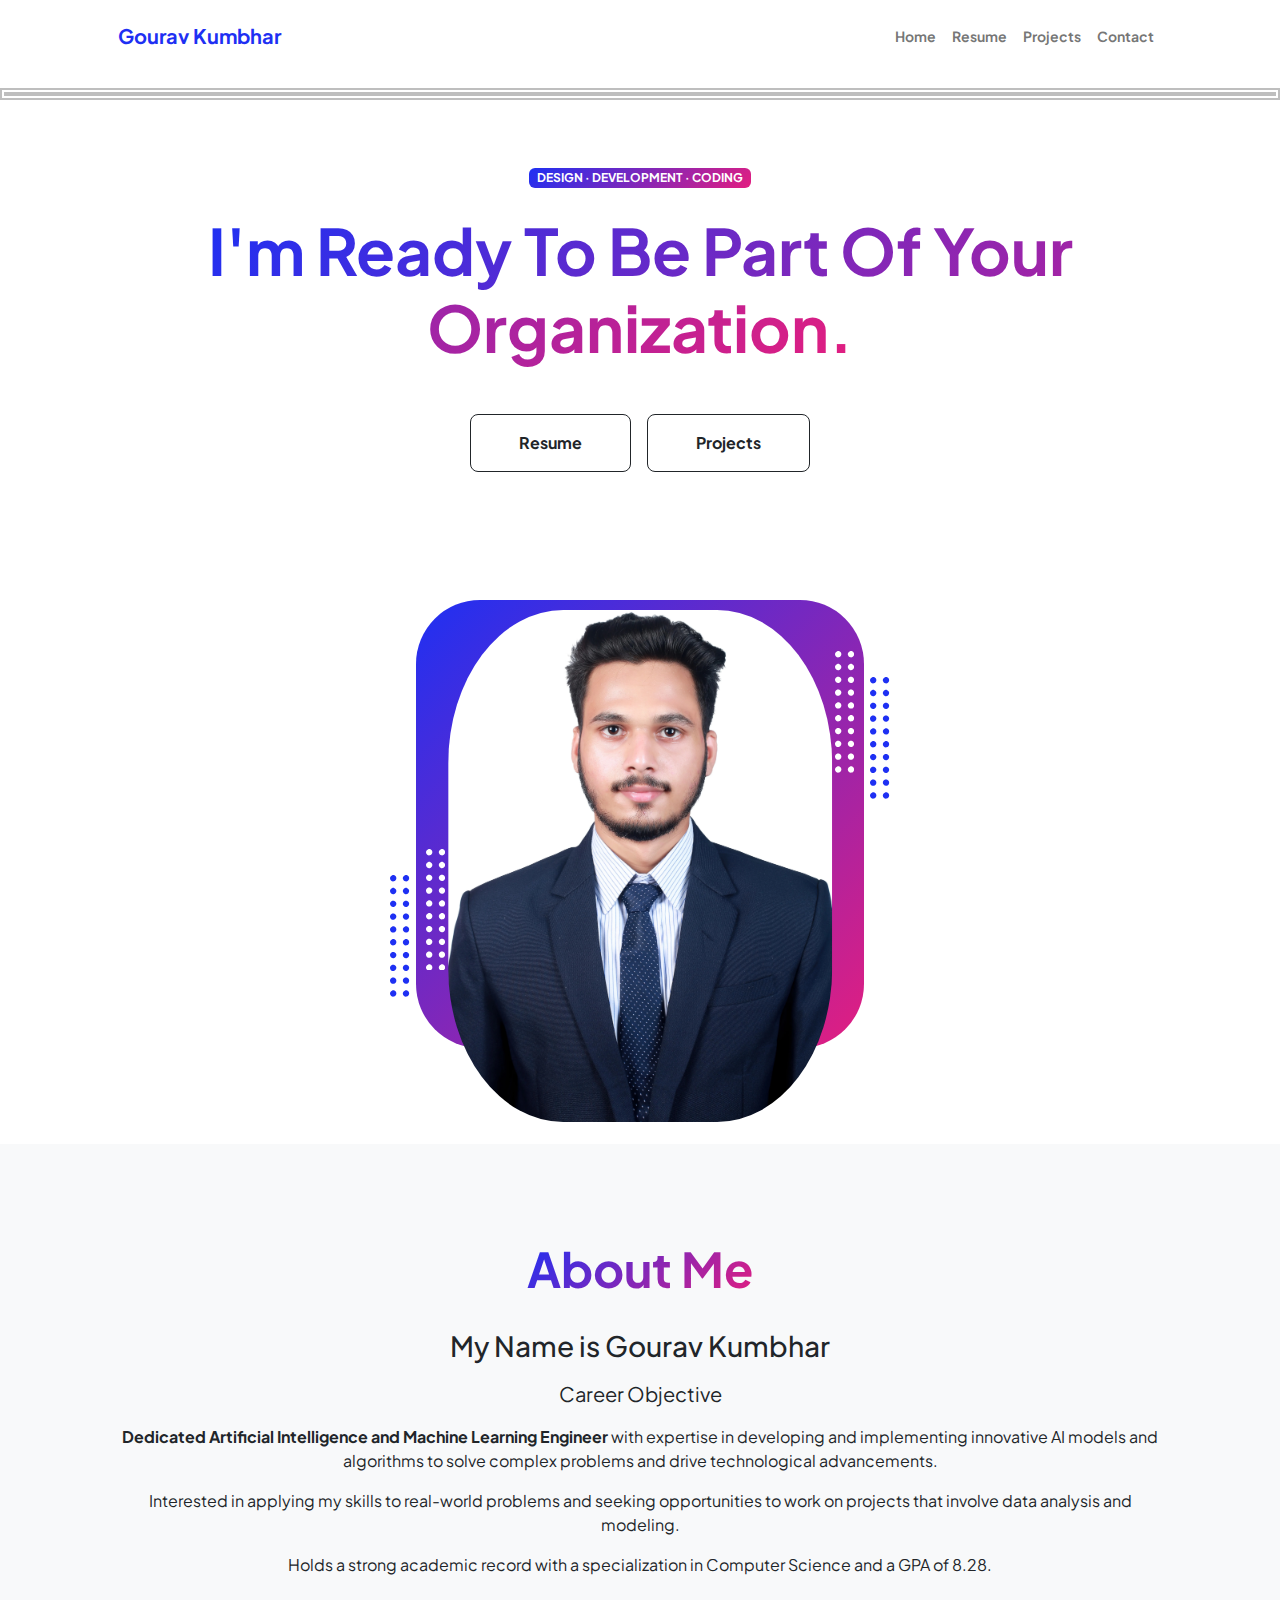
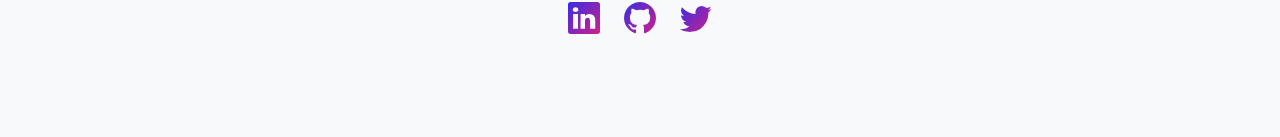
<file: index.html>
<!DOCTYPE html>
<html lang="en">
    <head>
        
        <title>Gourav Kumbhar</title>

        <!-- Favicon-->
        <link rel="icon" type="image/x-icon" href="assets/favicon.ico" />
        <!-- Custom Google font-->
        <link rel="preconnect" href="https://fonts.googleapis.com" />
        <link rel="preconnect" href="https://fonts.gstatic.com" crossorigin />
        <link href="https://fonts.googleapis.com/css2?family=Plus+Jakarta+Sans:wght@100;200;300;400;500;600;700;800;900&amp;display=swap" rel="stylesheet" />
        <!-- Bootstrap icons-->
        <link href="https://cdn.jsdelivr.net/npm/bootstrap-icons@1.8.1/font/bootstrap-icons.css" rel="stylesheet" />
        <!-- Core theme CSS (includes Bootstrap)-->
        <link href="css/styles.css" rel="stylesheet" />
    </head>

    <body class="d-flex flex-column h-100">
        <main class="flex-shrink-0">

            <!-- Navigation-->
            <nav class="navbar navbar-expand-lg navbar-light bg-white py-3">
                <div class="container px-5">
                    <a class="navbar-brand" href="index.html"><span class="fw-bolder text-primary">Gourav Kumbhar </span></a>
                    <button class="navbar-toggler" type="button" data-bs-toggle="collapse" data-bs-target="#navbarSupportedContent" aria-controls="navbarSupportedContent" aria-expanded="false" aria-label="Toggle navigation"><span class="navbar-toggler-icon"></span></button>
                    <div class="collapse navbar-collapse" id="navbarSupportedContent">
                        <ul class="navbar-nav ms-auto mb-2 mb-lg-0 small fw-bolder">
                            <li class="nav-item"><a class="nav-link" href="index.html">Home</a></li>
                            <li class="nav-item"><a class="nav-link" href="resume.html">Resume</a></li>
                            <li class="nav-item"><a class="nav-link" href="projects.html">Projects</a></li>
                            <li class="nav-item"><a class="nav-link" href="contact.html">Contact</a></li>
                        </ul>
                    </div>
                </div>
            </nav>
            <hr style="border: 6px double black;">


            

            <!-- Header-->
            <header class="py-5">
                <div class="container px-5 pb-5">
                    <div class="row gx-5 align-items-center">
                        <div class="col-xxl-5">
                            <!-- Header text content-->
                            <div class="text-center text-xxl-start">
                                <div class="badge bg-gradient-primary-to-secondary text-white mb-4"><div class="text-uppercase">Design &middot; Development &middot; Coding</div></div>
                                <!-- <div class="fs-3 fw-light text-muted">I can help your business to achive peak</div> -->
                                <!-- <h1 class="display-5 fw-bolder mb-5"><span class="text-gradient d-inline">My name is Gourav Kumbhar and I am Developer.</span></h1> -->
                                <h1 class="display-3 fw-bolder mb-5"><span class="text-gradient d-inline">I'm Ready To Be Part Of Your Organization.</span></h1>
                                <div class="d-grid gap-3 d-sm-flex justify-content-sm-center justify-content-xxl-start mb-3">
                                    <!-- <a class="btn btn-primary btn-lg px-5 py-3 me-sm-3 fs-6 fw-bolder" href="resume.html">Resume</a> -->
                                    <a class="btn btn-outline-dark btn-lg px-5 py-3 fs-6 fw-bolder" href="resume.html">Resume</a>
                                    <a class="btn btn-outline-dark btn-lg px-5 py-3 fs-6 fw-bolder" href="projects.html">Projects</a>
                                </div>
                            </div>
                        </div>
                        <div class="col-xxl-7">

                            <!-- Header profile picture-->
                            <div class="d-flex justify-content-center mt-5 mt-xxl-0">
                                <div class="profile bg-gradient-primary-to-secondary">
                                    <img class="profile-img" src="assets/profile.webp" alt="Profile Image" loading="lazy" />
                                    <div class="dots-1">
                                        <!-- SVG Dots-->
                                        <svg version="1.1" xmlns="http://www.w3.org/2000/svg" xmlns:xlink="http://www.w3.org/1999/xlink" x="0px" y="0px" viewBox="0 0 191.6 1215.4" style="enable-background: new 0 0 191.6 1215.4" xml:space="preserve">
                                            <g transform="translate(0.000000,1280.000000) scale(0.100000,-0.100000)">
                                                <path d="M227.7,12788.6c-105-35-200-141-222-248c-43-206,163-412,369-369c155,32,275,190,260,339c-11,105-90,213-190,262        C383.7,12801.6,289.7,12808.6,227.7,12788.6z"></path>
                                                <path d="M1507.7,12788.6c-151-50-253-216-222-362c25-119,136-230,254-255c194-41,395,142,375,339c-11,105-90,213-190,262        C1663.7,12801.6,1569.7,12808.6,1507.7,12788.6z"></path>
                                                <path d="M227.7,11508.6c-105-35-200-141-222-248c-43-206,163-412,369-369c155,32,275,190,260,339c-11,105-90,213-190,262        C383.7,11521.6,289.7,11528.6,227.7,11508.6z"></path>
                                                <path d="M1507.7,11508.6c-151-50-253-216-222-362c25-119,136-230,254-255c194-41,395,142,375,339c-11,105-90,213-190,262        C1663.7,11521.6,1569.7,11528.6,1507.7,11508.6z"></path>
                                                <path d="M227.7,10228.6c-105-35-200-141-222-248c-43-206,163-412,369-369c155,32,275,190,260,339c-11,105-90,213-190,262        C383.7,10241.6,289.7,10248.6,227.7,10228.6z"></path>
                                                <path d="M1507.7,10228.6c-105-35-200-141-222-248c-43-206,163-412,369-369c155,32,275,190,260,339c-11,105-90,213-190,262        C1663.7,10241.6,1569.7,10248.6,1507.7,10228.6z"></path>
                                                <path d="M227.7,8948.6c-105-35-200-141-222-248c-43-206,163-412,369-369c155,32,275,190,260,339c-11,105-90,213-190,262        C383.7,8961.6,289.7,8968.6,227.7,8948.6z"></path>
                                                <path d="M1507.7,8948.6c-105-35-200-141-222-248c-43-206,163-412,369-369c155,32,275,190,260,339c-11,105-90,213-190,262        C1663.7,8961.6,1569.7,8968.6,1507.7,8948.6z"></path>
                                                <path d="M227.7,7668.6c-105-35-200-141-222-248c-43-206,163-412,369-369c155,32,275,190,260,339c-11,105-90,213-190,262        C383.7,7681.6,289.7,7688.6,227.7,7668.6z"></path>
                                                <path d="M1507.7,7668.6c-105-35-200-141-222-248c-43-206,163-412,369-369c155,32,275,190,260,339c-11,105-90,213-190,262        C1663.7,7681.6,1569.7,7688.6,1507.7,7668.6z"></path>
                                                <path d="M227.7,6388.6c-105-35-200-141-222-248c-43-206,163-412,369-369c155,32,275,190,260,339c-11,105-90,213-190,262        C383.7,6401.6,289.7,6408.6,227.7,6388.6z"></path>
                                                <path d="M1507.7,6388.6c-105-35-200-141-222-248c-43-206,163-412,369-369c155,32,275,190,260,339c-11,105-90,213-190,262        C1663.7,6401.6,1569.7,6408.6,1507.7,6388.6z"></path>
                                                <path d="M227.7,5108.6c-105-35-200-141-222-248c-43-206,163-412,369-369c155,32,275,190,260,339c-11,105-90,213-190,262        C383.7,5121.6,289.7,5128.6,227.7,5108.6z"></path>
                                                <path d="M1507.7,5108.6c-105-35-200-141-222-248c-43-206,163-412,369-369c155,32,275,190,260,339c-11,105-90,213-190,262        C1663.7,5121.6,1569.7,5128.6,1507.7,5108.6z"></path>
                                                <path d="M227.7,3828.6c-105-35-200-141-222-248c-43-206,163-412,369-369c155,32,275,190,260,339c-11,105-90,213-190,262        C383.7,3841.6,289.7,3848.6,227.7,3828.6z"></path>
                                                <path d="M1507.7,3828.6c-105-35-200-141-222-248c-43-206,163-412,369-369c155,32,275,190,260,339c-11,105-90,213-190,262        C1663.7,3841.6,1569.7,3848.6,1507.7,3828.6z"></path>
                                                <path d="M227.7,2548.6c-105-35-200-141-222-248c-43-206,163-412,369-369c155,32,275,190,260,339c-11,105-90,213-190,262        C383.7,2561.6,289.7,2568.6,227.7,2548.6z"></path>
                                                <path d="M1507.7,2548.6c-105-35-200-141-222-248c-43-206,163-412,369-369c155,32,275,190,260,339c-11,105-90,213-190,262        C1663.7,2561.6,1569.7,2568.6,1507.7,2548.6z"></path>
                                                <path d="M227.7,1268.6c-105-35-200-141-222-248c-43-206,163-412,369-369c155,32,275,190,260,339c-11,105-90,213-190,262        C383.7,1281.6,289.7,1288.6,227.7,1268.6z"></path>
                                                <path d="M1507.7,1268.6c-105-35-200-141-222-248c-43-206,163-412,369-369c155,32,275,190,260,339c-11,105-90,213-190,262        C1663.7,1281.6,1569.7,1288.6,1507.7,1268.6z"></path>
                                            </g>
                                        </svg>
                                        <!-- END of SVG dots-->
                                    </div>
                                    <div class="dots-2">
                                        <!-- SVG Dots-->
                                        <svg version="1.1" xmlns="http://www.w3.org/2000/svg" xmlns:xlink="http://www.w3.org/1999/xlink" x="0px" y="0px" viewBox="0 0 191.6 1215.4" style="enable-background: new 0 0 191.6 1215.4" xml:space="preserve">
                                            <g transform="translate(0.000000,1280.000000) scale(0.100000,-0.100000)">
                                                <path d="M227.7,12788.6c-105-35-200-141-222-248c-43-206,163-412,369-369c155,32,275,190,260,339c-11,105-90,213-190,262        C383.7,12801.6,289.7,12808.6,227.7,12788.6z"></path>
                                                <path d="M1507.7,12788.6c-151-50-253-216-222-362c25-119,136-230,254-255c194-41,395,142,375,339c-11,105-90,213-190,262        C1663.7,12801.6,1569.7,12808.6,1507.7,12788.6z"></path>
                                                <path d="M227.7,11508.6c-105-35-200-141-222-248c-43-206,163-412,369-369c155,32,275,190,260,339c-11,105-90,213-190,262        C383.7,11521.6,289.7,11528.6,227.7,11508.6z"></path>
                                                <path d="M1507.7,11508.6c-151-50-253-216-222-362c25-119,136-230,254-255c194-41,395,142,375,339c-11,105-90,213-190,262        C1663.7,11521.6,1569.7,11528.6,1507.7,11508.6z"></path>
                                                <path d="M227.7,10228.6c-105-35-200-141-222-248c-43-206,163-412,369-369c155,32,275,190,260,339c-11,105-90,213-190,262        C383.7,10241.6,289.7,10248.6,227.7,10228.6z"></path>
                                                <path d="M1507.7,10228.6c-105-35-200-141-222-248c-43-206,163-412,369-369c155,32,275,190,260,339c-11,105-90,213-190,262        C1663.7,10241.6,1569.7,10248.6,1507.7,10228.6z"></path>
                                                <path d="M227.7,8948.6c-105-35-200-141-222-248c-43-206,163-412,369-369c155,32,275,190,260,339c-11,105-90,213-190,262        C383.7,8961.6,289.7,8968.6,227.7,8948.6z"></path>
                                                <path d="M1507.7,8948.6c-105-35-200-141-222-248c-43-206,163-412,369-369c155,32,275,190,260,339c-11,105-90,213-190,262        C1663.7,8961.6,1569.7,8968.6,1507.7,8948.6z"></path>
                                                <path d="M227.7,7668.6c-105-35-200-141-222-248c-43-206,163-412,369-369c155,32,275,190,260,339c-11,105-90,213-190,262        C383.7,7681.6,289.7,7688.6,227.7,7668.6z"></path>
                                                <path d="M1507.7,7668.6c-105-35-200-141-222-248c-43-206,163-412,369-369c155,32,275,190,260,339c-11,105-90,213-190,262        C1663.7,7681.6,1569.7,7688.6,1507.7,7668.6z"></path>
                                                <path d="M227.7,6388.6c-105-35-200-141-222-248c-43-206,163-412,369-369c155,32,275,190,260,339c-11,105-90,213-190,262        C383.7,6401.6,289.7,6408.6,227.7,6388.6z"></path>
                                                <path d="M1507.7,6388.6c-105-35-200-141-222-248c-43-206,163-412,369-369c155,32,275,190,260,339c-11,105-90,213-190,262        C1663.7,6401.6,1569.7,6408.6,1507.7,6388.6z"></path>
                                                <path d="M227.7,5108.6c-105-35-200-141-222-248c-43-206,163-412,369-369c155,32,275,190,260,339c-11,105-90,213-190,262        C383.7,5121.6,289.7,5128.6,227.7,5108.6z"></path>
                                                <path d="M1507.7,5108.6c-105-35-200-141-222-248c-43-206,163-412,369-369c155,32,275,190,260,339c-11,105-90,213-190,262        C1663.7,5121.6,1569.7,5128.6,1507.7,5108.6z"></path>
                                                <path d="M227.7,3828.6c-105-35-200-141-222-248c-43-206,163-412,369-369c155,32,275,190,260,339c-11,105-90,213-190,262        C383.7,3841.6,289.7,3848.6,227.7,3828.6z"></path>
                                                <path d="M1507.7,3828.6c-105-35-200-141-222-248c-43-206,163-412,369-369c155,32,275,190,260,339c-11,105-90,213-190,262        C1663.7,3841.6,1569.7,3848.6,1507.7,3828.6z"></path>
                                                <path d="M227.7,2548.6c-105-35-200-141-222-248c-43-206,163-412,369-369c155,32,275,190,260,339c-11,105-90,213-190,262        C383.7,2561.6,289.7,2568.6,227.7,2548.6z"></path>
                                                <path d="M1507.7,2548.6c-105-35-200-141-222-248c-43-206,163-412,369-369c155,32,275,190,260,339c-11,105-90,213-190,262        C1663.7,2561.6,1569.7,2568.6,1507.7,2548.6z"></path>
                                                <path d="M227.7,1268.6c-105-35-200-141-222-248c-43-206,163-412,369-369c155,32,275,190,260,339c-11,105-90,213-190,262        C383.7,1281.6,289.7,1288.6,227.7,1268.6z"></path>
                                                <path d="M1507.7,1268.6c-105-35-200-141-222-248c-43-206,163-412,369-369c155,32,275,190,260,339c-11,105-90,213-190,262        C1663.7,1281.6,1569.7,1288.6,1507.7,1268.6z"></path>
                                            </g>
                                        </svg>
                                        <!-- END of SVG dots-->
                                    </div>
                                    <div class="dots-3">
                                        <!-- SVG Dots-->
                                        <svg version="1.1" xmlns="http://www.w3.org/2000/svg" xmlns:xlink="http://www.w3.org/1999/xlink" x="0px" y="0px" viewBox="0 0 191.6 1215.4" style="enable-background: new 0 0 191.6 1215.4" xml:space="preserve">
                                            <g transform="translate(0.000000,1280.000000) scale(0.100000,-0.100000)">
                                                <path d="M227.7,12788.6c-105-35-200-141-222-248c-43-206,163-412,369-369c155,32,275,190,260,339c-11,105-90,213-190,262        C383.7,12801.6,289.7,12808.6,227.7,12788.6z"></path>
                                                <path d="M1507.7,12788.6c-151-50-253-216-222-362c25-119,136-230,254-255c194-41,395,142,375,339c-11,105-90,213-190,262        C1663.7,12801.6,1569.7,12808.6,1507.7,12788.6z"></path>
                                                <path d="M227.7,11508.6c-105-35-200-141-222-248c-43-206,163-412,369-369c155,32,275,190,260,339c-11,105-90,213-190,262        C383.7,11521.6,289.7,11528.6,227.7,11508.6z"></path>
                                                <path d="M1507.7,11508.6c-151-50-253-216-222-362c25-119,136-230,254-255c194-41,395,142,375,339c-11,105-90,213-190,262        C1663.7,11521.6,1569.7,11528.6,1507.7,11508.6z"></path>
                                                <path d="M227.7,10228.6c-105-35-200-141-222-248c-43-206,163-412,369-369c155,32,275,190,260,339c-11,105-90,213-190,262        C383.7,10241.6,289.7,10248.6,227.7,10228.6z"></path>
                                                <path d="M1507.7,10228.6c-105-35-200-141-222-248c-43-206,163-412,369-369c155,32,275,190,260,339c-11,105-90,213-190,262        C1663.7,10241.6,1569.7,10248.6,1507.7,10228.6z"></path>
                                                <path d="M227.7,8948.6c-105-35-200-141-222-248c-43-206,163-412,369-369c155,32,275,190,260,339c-11,105-90,213-190,262        C383.7,8961.6,289.7,8968.6,227.7,8948.6z"></path>
                                                <path d="M1507.7,8948.6c-105-35-200-141-222-248c-43-206,163-412,369-369c155,32,275,190,260,339c-11,105-90,213-190,262        C1663.7,8961.6,1569.7,8968.6,1507.7,8948.6z"></path>
                                                <path d="M227.7,7668.6c-105-35-200-141-222-248c-43-206,163-412,369-369c155,32,275,190,260,339c-11,105-90,213-190,262        C383.7,7681.6,289.7,7688.6,227.7,7668.6z"></path>
                                                <path d="M1507.7,7668.6c-105-35-200-141-222-248c-43-206,163-412,369-369c155,32,275,190,260,339c-11,105-90,213-190,262        C1663.7,7681.6,1569.7,7688.6,1507.7,7668.6z"></path>
                                                <path d="M227.7,6388.6c-105-35-200-141-222-248c-43-206,163-412,369-369c155,32,275,190,260,339c-11,105-90,213-190,262        C383.7,6401.6,289.7,6408.6,227.7,6388.6z"></path>
                                                <path d="M1507.7,6388.6c-105-35-200-141-222-248c-43-206,163-412,369-369c155,32,275,190,260,339c-11,105-90,213-190,262        C1663.7,6401.6,1569.7,6408.6,1507.7,6388.6z"></path>
                                                <path d="M227.7,5108.6c-105-35-200-141-222-248c-43-206,163-412,369-369c155,32,275,190,260,339c-11,105-90,213-190,262        C383.7,5121.6,289.7,5128.6,227.7,5108.6z"></path>
                                                <path d="M1507.7,5108.6c-105-35-200-141-222-248c-43-206,163-412,369-369c155,32,275,190,260,339c-11,105-90,213-190,262        C1663.7,5121.6,1569.7,5128.6,1507.7,5108.6z"></path>
                                                <path d="M227.7,3828.6c-105-35-200-141-222-248c-43-206,163-412,369-369c155,32,275,190,260,339c-11,105-90,213-190,262        C383.7,3841.6,289.7,3848.6,227.7,3828.6z"></path>
                                                <path d="M1507.7,3828.6c-105-35-200-141-222-248c-43-206,163-412,369-369c155,32,275,190,260,339c-11,105-90,213-190,262        C1663.7,3841.6,1569.7,3848.6,1507.7,3828.6z"></path>
                                                <path d="M227.7,2548.6c-105-35-200-141-222-248c-43-206,163-412,369-369c155,32,275,190,260,339c-11,105-90,213-190,262        C383.7,2561.6,289.7,2568.6,227.7,2548.6z"></path>
                                                <path d="M1507.7,2548.6c-105-35-200-141-222-248c-43-206,163-412,369-369c155,32,275,190,260,339c-11,105-90,213-190,262        C1663.7,2561.6,1569.7,2568.6,1507.7,2548.6z"></path>
                                                <path d="M227.7,1268.6c-105-35-200-141-222-248c-43-206,163-412,369-369c155,32,275,190,260,339c-11,105-90,213-190,262        C383.7,1281.6,289.7,1288.6,227.7,1268.6z"></path>
                                                <path d="M1507.7,1268.6c-105-35-200-141-222-248c-43-206,163-412,369-369c155,32,275,190,260,339c-11,105-90,213-190,262        C1663.7,1281.6,1569.7,1288.6,1507.7,1268.6z"></path>
                                            </g>
                                        </svg>
                                        <!-- END of SVG dots-->
                                    </div>
                                    <div class="dots-4">
                                        <!-- SVG Dots-->
                                        <svg version="1.1" xmlns="http://www.w3.org/2000/svg" xmlns:xlink="http://www.w3.org/1999/xlink" x="0px" y="0px" viewBox="0 0 191.6 1215.4" style="enable-background: new 0 0 191.6 1215.4" xml:space="preserve">
                                            <g transform="translate(0.000000,1280.000000) scale(0.100000,-0.100000)">
                                                <path d="M227.7,12788.6c-105-35-200-141-222-248c-43-206,163-412,369-369c155,32,275,190,260,339c-11,105-90,213-190,262        C383.7,12801.6,289.7,12808.6,227.7,12788.6z"></path>
                                                <path d="M1507.7,12788.6c-151-50-253-216-222-362c25-119,136-230,254-255c194-41,395,142,375,339c-11,105-90,213-190,262        C1663.7,12801.6,1569.7,12808.6,1507.7,12788.6z"></path>
                                                <path d="M227.7,11508.6c-105-35-200-141-222-248c-43-206,163-412,369-369c155,32,275,190,260,339c-11,105-90,213-190,262        C383.7,11521.6,289.7,11528.6,227.7,11508.6z"></path>
                                                <path d="M1507.7,11508.6c-151-50-253-216-222-362c25-119,136-230,254-255c194-41,395,142,375,339c-11,105-90,213-190,262        C1663.7,11521.6,1569.7,11528.6,1507.7,11508.6z"></path>
                                                <path d="M227.7,10228.6c-105-35-200-141-222-248c-43-206,163-412,369-369c155,32,275,190,260,339c-11,105-90,213-190,262        C383.7,10241.6,289.7,10248.6,227.7,10228.6z"></path>
                                                <path d="M1507.7,10228.6c-105-35-200-141-222-248c-43-206,163-412,369-369c155,32,275,190,260,339c-11,105-90,213-190,262        C1663.7,10241.6,1569.7,10248.6,1507.7,10228.6z"></path>
                                                <path d="M227.7,8948.6c-105-35-200-141-222-248c-43-206,163-412,369-369c155,32,275,190,260,339c-11,105-90,213-190,262        C383.7,8961.6,289.7,8968.6,227.7,8948.6z"></path>
                                                <path d="M1507.7,8948.6c-105-35-200-141-222-248c-43-206,163-412,369-369c155,32,275,190,260,339c-11,105-90,213-190,262        C1663.7,8961.6,1569.7,8968.6,1507.7,8948.6z"></path>
                                                <path d="M227.7,7668.6c-105-35-200-141-222-248c-43-206,163-412,369-369c155,32,275,190,260,339c-11,105-90,213-190,262        C383.7,7681.6,289.7,7688.6,227.7,7668.6z"></path>
                                                <path d="M1507.7,7668.6c-105-35-200-141-222-248c-43-206,163-412,369-369c155,32,275,190,260,339c-11,105-90,213-190,262        C1663.7,7681.6,1569.7,7688.6,1507.7,7668.6z"></path>
                                                <path d="M227.7,6388.6c-105-35-200-141-222-248c-43-206,163-412,369-369c155,32,275,190,260,339c-11,105-90,213-190,262        C383.7,6401.6,289.7,6408.6,227.7,6388.6z"></path>
                                                <path d="M1507.7,6388.6c-105-35-200-141-222-248c-43-206,163-412,369-369c155,32,275,190,260,339c-11,105-90,213-190,262        C1663.7,6401.6,1569.7,6408.6,1507.7,6388.6z"></path>
                                                <path d="M227.7,5108.6c-105-35-200-141-222-248c-43-206,163-412,369-369c155,32,275,190,260,339c-11,105-90,213-190,262        C383.7,5121.6,289.7,5128.6,227.7,5108.6z"></path>
                                                <path d="M1507.7,5108.6c-105-35-200-141-222-248c-43-206,163-412,369-369c155,32,275,190,260,339c-11,105-90,213-190,262        C1663.7,5121.6,1569.7,5128.6,1507.7,5108.6z"></path>
                                                <path d="M227.7,3828.6c-105-35-200-141-222-248c-43-206,163-412,369-369c155,32,275,190,260,339c-11,105-90,213-190,262        C383.7,3841.6,289.7,3848.6,227.7,3828.6z"></path>
                                                <path d="M1507.7,3828.6c-105-35-200-141-222-248c-43-206,163-412,369-369c155,32,275,190,260,339c-11,105-90,213-190,262        C1663.7,3841.6,1569.7,3848.6,1507.7,3828.6z"></path>
                                                <path d="M227.7,2548.6c-105-35-200-141-222-248c-43-206,163-412,369-369c155,32,275,190,260,339c-11,105-90,213-190,262        C383.7,2561.6,289.7,2568.6,227.7,2548.6z"></path>
                                                <path d="M1507.7,2548.6c-105-35-200-141-222-248c-43-206,163-412,369-369c155,32,275,190,260,339c-11,105-90,213-190,262        C1663.7,2561.6,1569.7,2568.6,1507.7,2548.6z"></path>
                                                <path d="M227.7,1268.6c-105-35-200-141-222-248c-43-206,163-412,369-369c155,32,275,190,260,339c-11,105-90,213-190,262        C383.7,1281.6,289.7,1288.6,227.7,1268.6z"></path>
                                                <path d="M1507.7,1268.6c-105-35-200-141-222-248c-43-206,163-412,369-369c155,32,275,190,260,339c-11,105-90,213-190,262        C1663.7,1281.6,1569.7,1288.6,1507.7,1268.6z"></path>
                                            </g>
                                        </svg>
                                        <!-- END of SVG dots-->
                                    </div>
                                </div>
                            </div>
                        </div>
                    </div>
                </div>
            </header>
 
            <!-- About Section-->
            <section class="bg-light py-5">
                <div class="container px-5">
                    <div class="row gx-5 justify-content-center">
                        <div class="col-xxl-8">
                            <div class="text-center my-5">
                                <h2 class="display-5 fw-bolder"><span class="text-gradient d-inline">About Me</span></h2><br
                                <p class="lead fw-light mb-4"><b><h3>My Name is Gourav Kumbhar</h3></b> </p>
                                <p class="fs-5 text-dark">Career Objective</p>
                                <p class="text-muted"><p><b>Dedicated Artificial Intelligence and Machine Learning Engineer</b> with expertise in developing and implementing innovative AI models and algorithms to solve complex problems and drive technological advancements.</p>
                                <p>Interested in applying my skills to real-world problems and seeking opportunities to work on projects that involve data analysis and modeling.</p>
                                <p>Holds a strong academic record with a specialization in Computer Science and a GPA of 8.28.</p></p>
                                <div class="d-flex justify-content-center fs-2 gap-4">
                                    <a class="text-gradient" href="https://www.linkedin.com/in/gouravkumbhar/"><i class="bi bi-linkedin"></i></a>
                                    <a class="text-gradient" href="https://github.com/Gourav-Kumbhar"><i class="bi bi-github"></i></a>
                                    <a class="text-gradient" href="https://x.com/GOURAVKUMB59345"><i class="bi bi-twitter"></i></a>
                                </div>
                            </div>
                        </div>
                    </div>
                </div>
            </section>
        </main>

        <!-- Footer
        <footer class="bg-white py-4 mt-auto">
            <div class="container px-5">
                <div class="row align-items-center justify-content-between flex-column flex-sm-row">
                    <div class="col-auto"><div class="small m-0">Copyright &copy; Your Website 2023</div></div>
                    <div class="col-auto">
                        <a class="small" href="#!">Privacy</a>
                        <span class="mx-1">&middot;</span>
                        <a class="small" href="#!">Terms</a>
                        <span class="mx-1">&middot;</span>
                        <a class="small" href="#!">Contact</a>
                    </div>
                </div>
            </div> 
        </footer> 
        -->
        
        <!-- Bootstrap core JS-->
        <script src="https://cdn.jsdelivr.net/npm/bootstrap@5.2.3/dist/js/bootstrap.bundle.min.js"></script>
        <!-- Core theme JS-->
        <script src="js/scripts.js"></script>
    </body>
</html>
</file>
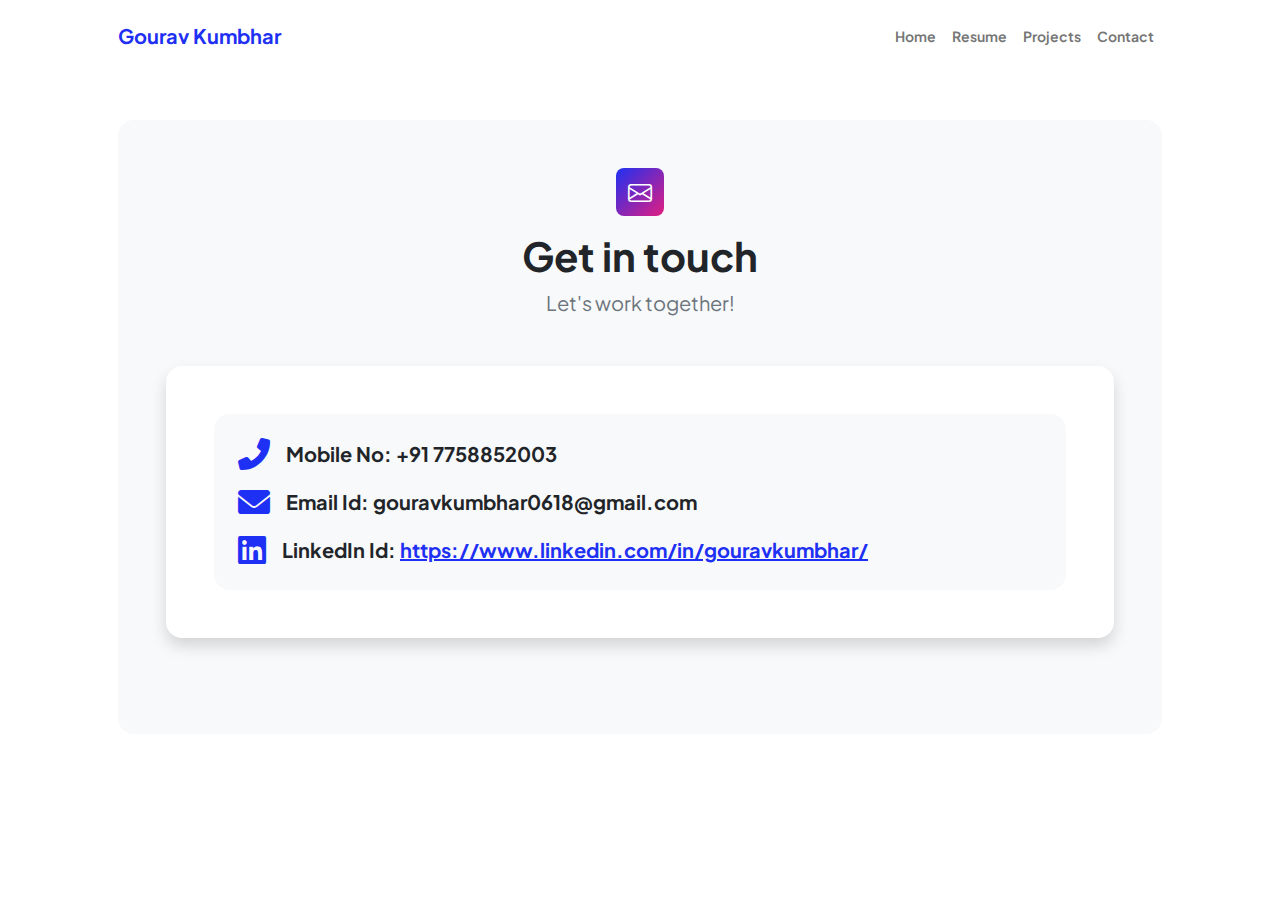
<file: contact.html>
<!DOCTYPE html>
<html lang="en">
    <head>
        
        <title>Contact</title>

        <!-- Favicon-->
        <link rel="icon" type="image/x-icon" href="assets/favicon.ico" />
        <!-- Custom Google font-->
        <link rel="preconnect" href="https://fonts.googleapis.com" />
        <link rel="preconnect" href="https://fonts.gstatic.com" crossorigin />
        <link href="https://fonts.googleapis.com/css2?family=Plus+Jakarta+Sans:wght@100;200;300;400;500;600;700;800;900&amp;display=swap" rel="stylesheet" />
        <!-- Bootstrap icons-->
        <link href="https://cdn.jsdelivr.net/npm/bootstrap-icons@1.8.1/font/bootstrap-icons.css" rel="stylesheet" />
        <link rel="stylesheet" href="https://cdnjs.cloudflare.com/ajax/libs/font-awesome/6.0.0-beta3/css/all.min.css">
        <!-- Core theme CSS (includes Bootstrap)-->
        <link href="css/styles.css" rel="stylesheet" />
    </head>
    <body class="d-flex flex-column">
        <main class="flex-shrink-0">
  
            <!-- Navigation-->
            <nav class="navbar navbar-expand-lg navbar-light bg-white py-3">
                <div class="container px-5">
                    <a class="navbar-brand" href="index.html"><span class="fw-bolder text-primary">Gourav Kumbhar</span></a>
                    <button class="navbar-toggler" type="button" data-bs-toggle="collapse" data-bs-target="#navbarSupportedContent" aria-controls="navbarSupportedContent" aria-expanded="false" aria-label="Toggle navigation"><span class="navbar-toggler-icon"></span></button>
                    <div class="collapse navbar-collapse" id="navbarSupportedContent">
                        <ul class="navbar-nav ms-auto mb-2 mb-lg-0 small fw-bolder">
                            <li class="nav-item"><a class="nav-link" href="index.html">Home</a></li>
                            <li class="nav-item"><a class="nav-link" href="resume.html">Resume</a></li>
                            <li class="nav-item"><a class="nav-link" href="projects.html">Projects</a></li>
                            <li class="nav-item"><a class="nav-link" href="contact.html">Contact</a></li>
                        </ul>
                    </div>
                </div>
            </nav>

            <!-- Page content-->
            <section class="py-5">
                <div class="container px-5">

                    <!-- Contact form-->
                    <div class="bg-light rounded-4 py-5 px-4 px-md-5">
                        <div class="text-center mb-5">
                            <div class="feature bg-primary bg-gradient-primary-to-secondary text-white rounded-3 mb-3"><i class="bi bi-envelope"></i></div>
                            <h1 class="fw-bolder">Get in touch</h1>
                            <p class="lead fw-normal text-muted mb-0">Let's work together!</p>
                        </div>
                        <!-- <div class="row gx-5 justify-content-center"> -->
                        <div class="text-center mb-5">
                                <!-- Contact Info-->
                            <div class="card shadow border-0 rounded-4 mb-5">
                                <div class="card-body p-5">
                                    <div class="row align-items-center gx-5">
                                        <div class="col text-center text-lg-start mb-4 mb-lg-0">
                                            <div class="bg-light p-4 rounded-4">  
                                                <div class="d-flex align-items-center mb-3">
                                                    <i class="fas fa-phone-alt fa-2x me-3 text-primary"></i>
                                                    <h5 class="fw-bolder mb-0">Mobile No: +91 7758852003</h5>
                                                </div>
                                                <div class="d-flex align-items-center mb-3">
                                                    <i class="fas fa-envelope fa-2x me-3 text-primary"></i>
                                                    <h5 class="fw-bolder mb-0">Email Id: gouravkumbhar0618@gmail.com</h5>
                                                </div>
                                                <div class="d-flex align-items-center">
                                                    <i class="fab fa-linkedin fa-2x me-3 text-primary"></i>
                                                    <h5 class="fw-bolder mb-0">LinkedIn Id: <a href="https://www.linkedin.com/in/gouravkumbhar/" target="_blank">https://www.linkedin.com/in/gouravkumbhar/</a></h5>
                                                </div>
                                            </div>
                                        </div>
                                    </div>
                                </div>
                            </div>
                            </div>
                        </div>
                    </div>
                </div>
            </section>
        </main> 

        <!-- Footer 
        <footer class="bg-white py-4 mt-auto">
            <div class="container px-5">
                <div class="row align-items-center justify-content-between flex-column flex-sm-row">
                    <div class="col-auto"><div class="small m-0">Copyright &copy; Your Website 2023</div></div>
                    <div class="col-auto">
                        <a class="small" href="#!">Privacy</a>
                        <span class="mx-1">&middot;</span>
                        <a class="small" href="#!">Terms</a>
                        <span class="mx-1">&middot;</span>
                        <a class="small" href="#!">Contact</a>
                    </div>
                </div>
            </div>
        </footer>
        --> 

        <!-- Bootstrap core JS-->
        <script src="https://cdn.jsdelivr.net/npm/bootstrap@5.2.3/dist/js/bootstrap.bundle.min.js"></script>
        <!-- Core theme JS-->
        <script src="js/scripts.js"></script>
        <!-- * * * * * * * * * * * * * * * * * * * * * * * * * * * * * * * * * * * * * * * *-->
        <!-- * *                               SB Forms JS                               * *-->
        <!-- * * Activate your form at https://startbootstrap.com/solution/contact-forms * *-->
        <!-- * * * * * * * * * * * * * * * * * * * * * * * * * * * * * * * * * * * * * * * *-->
        <script src="https://cdn.startbootstrap.com/sb-forms-latest.js"></script>
    </body>
</html>
</file>
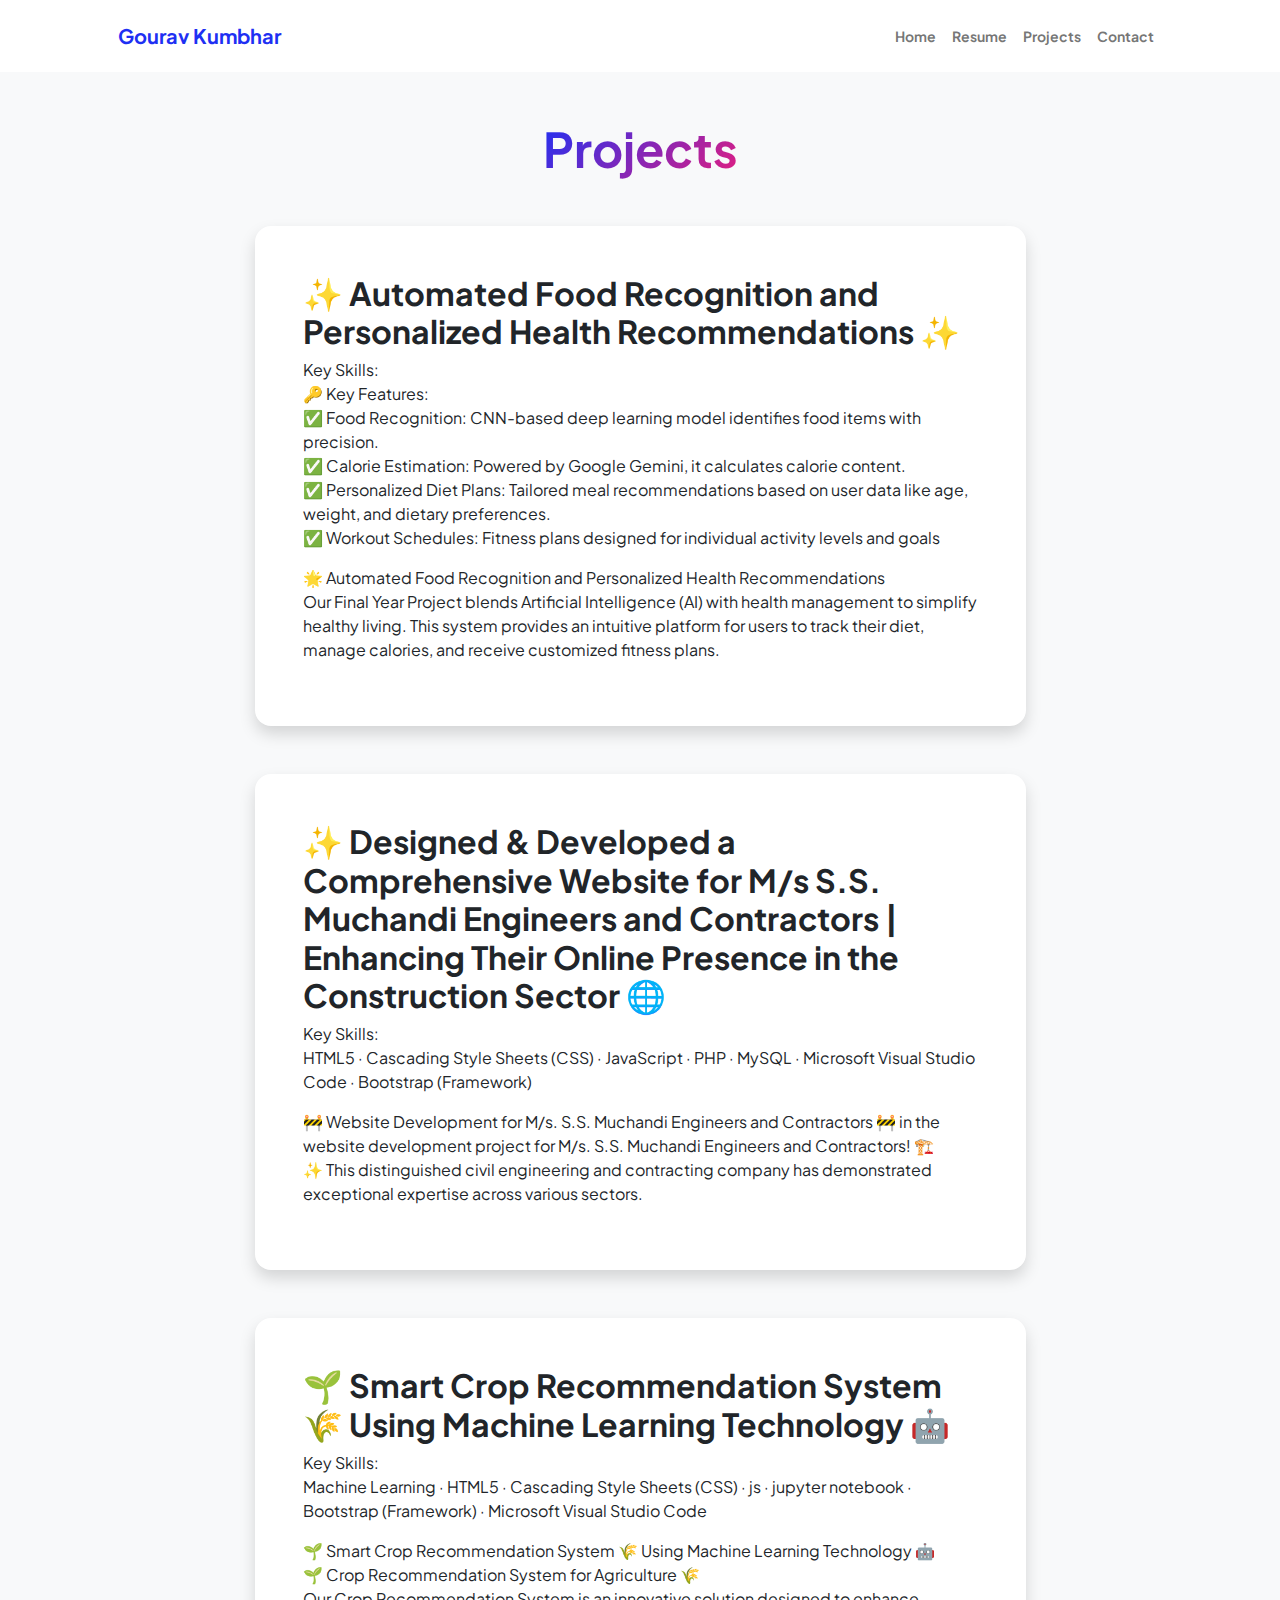
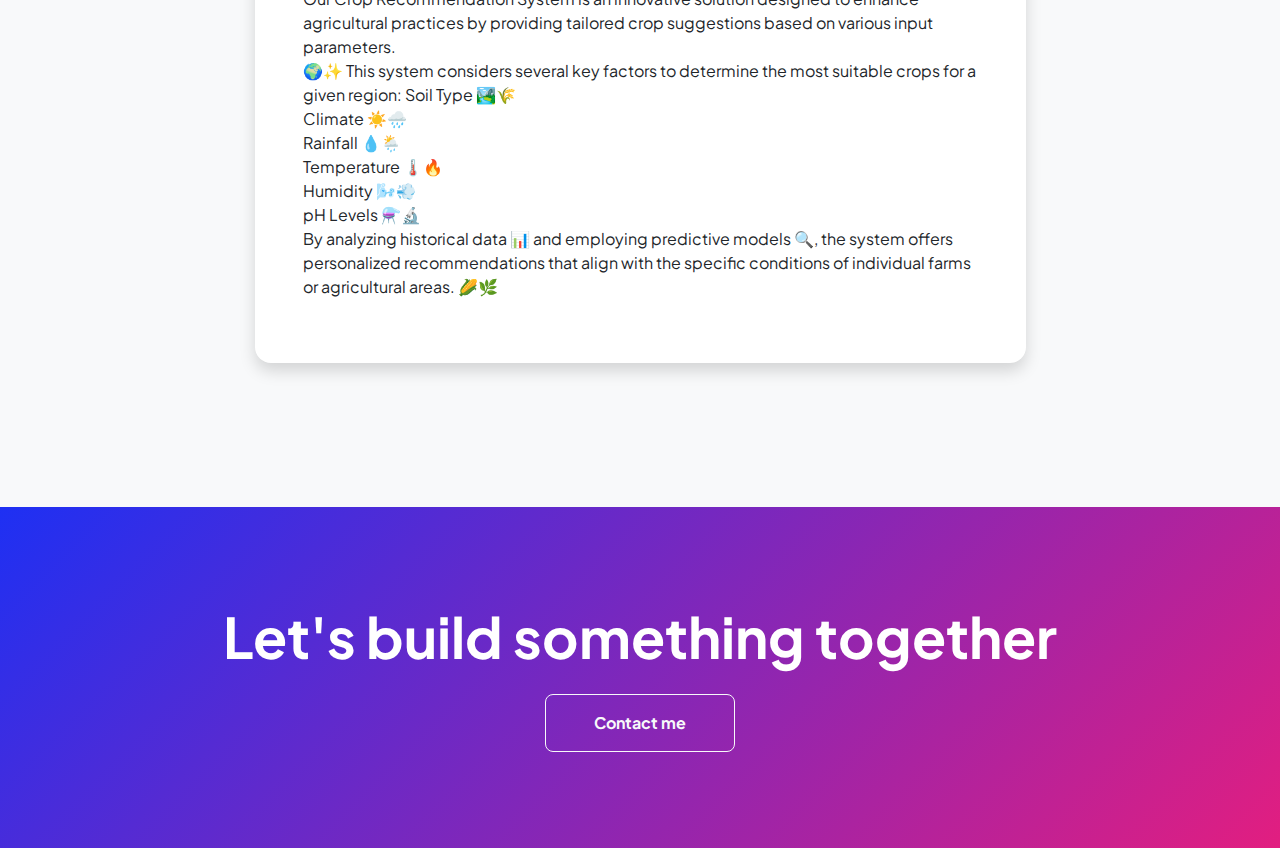
<file: projects.html>
<!DOCTYPE html>
<html lang="en">

    <head>
        <title>Projects</title>

        <!-- Favicon-->
        <link rel="icon" type="image/x-icon" href="assets/favicon.ico" />
        <!-- Custom Google font-->
        <link rel="preconnect" href="https://fonts.googleapis.com" />
        <link rel="preconnect" href="https://fonts.gstatic.com" crossorigin />
        <link href="https://fonts.googleapis.com/css2?family=Plus+Jakarta+Sans:wght@100;200;300;400;500;600;700;800;900&amp;display=swap" rel="stylesheet" />
        <!-- Bootstrap icons-->
        <link href="https://cdn.jsdelivr.net/npm/bootstrap-icons@1.8.1/font/bootstrap-icons.css" rel="stylesheet" />
        <!-- Core theme CSS (includes Bootstrap)-->
        <link href="css/styles.css" rel="stylesheet" />
    </head>

    <body class="d-flex flex-column h-100 bg-light">
        <main class="flex-shrink-0">

            <!-- Navigation-->
            <nav class="navbar navbar-expand-lg navbar-light bg-white py-3">
                <div class="container px-5">
                    <a class="navbar-brand" href="index.html"><span class="fw-bolder text-primary">Gourav Kumbhar</span></a>
                    <button class="navbar-toggler" type="button" data-bs-toggle="collapse" data-bs-target="#navbarSupportedContent" aria-controls="navbarSupportedContent" aria-expanded="false" aria-label="Toggle navigation"><span class="navbar-toggler-icon"></span></button>
                    <div class="collapse navbar-collapse" id="navbarSupportedContent">
                        <ul class="navbar-nav ms-auto mb-2 mb-lg-0 small fw-bolder">
                            <li class="nav-item"><a class="nav-link" href="index.html">Home</a></li>
                            <li class="nav-item"><a class="nav-link" href="resume.html">Resume</a></li>
                            <li class="nav-item"><a class="nav-link" href="projects.html">Projects</a></li>
                            <li class="nav-item"><a class="nav-link" href="contact.html">Contact</a></li>
                        </ul>
                    </div>
                </div>
            </nav>

            <!-- Projects Section-->
            <section class="py-5">
                <div class="container px-5 mb-5">
                    <div class="text-center mb-5">
                        <h1 class="display-5 fw-bolder mb-0"><span class="text-gradient d-inline">Projects</span></h1>
                    </div>
                    <div class="row gx-5 justify-content-center">
                        <div class="col-lg-11 col-xl-9 col-xxl-8">

                            <!-- Project Card 1-->
                            <div class="card overflow-hidden shadow rounded-4 border-0 mb-5">
                                <div class="card-body p-0">
                                    <div class="d-flex align-items-center">
                                        <div class="p-5">
                                            <h2 class="fw-bolder">✨ Automated Food Recognition and Personalized Health Recommendations ✨</h2>
                                            <p>Key Skills: <br> 🔑 Key Features:<br>
                                                ✅ Food Recognition: CNN-based deep learning model identifies food items with precision.<br>
                                                ✅ Calorie Estimation: Powered by Google Gemini, it calculates calorie content.<br>
                                                ✅ Personalized Diet Plans: Tailored meal recommendations based on user data like age, weight, and dietary preferences.<br>
                                                ✅ Workout Schedules: Fitness plans designed for individual activity levels and goals<br></p>
                                            <p>🌟 Automated Food Recognition and Personalized Health Recommendations <br>
                                                Our Final Year Project blends Artificial Intelligence (AI) with health management to simplify healthy living. This system provides an intuitive platform for users to track their diet, manage calories, and receive customized fitness plans.</p>
                                        </div>
                                        <!-- <img class="img-fluid" src="https://dummyimage.com/300x400/343a40/6c757d" alt="..." /> -->
                                    </div>
                                </div>
                            </div>

                            <!-- Project Card 2-->
                            <div class="card overflow-hidden shadow rounded-4 border-0 mb-5">
                                <div class="card-body p-0">
                                    <div class="d-flex align-items-center">
                                        <div class="p-5">
                                            <h2 class="fw-bolder">
                                                ✨ Designed & Developed a Comprehensive Website for M/s S.S. Muchandi Engineers and Contractors | Enhancing Their Online Presence in the Construction Sector 🌐</h2>
                                            <p>Key Skills: <br> HTML5 · Cascading Style Sheets (CSS) · JavaScript · PHP · MySQL · Microsoft Visual Studio Code · Bootstrap (Framework)</p>
                                            <p>🚧 Website Development for M/s. S.S. Muchandi Engineers and Contractors 🚧

                                                in the website development project for M/s. S.S. Muchandi Engineers and Contractors! 🏗️<br>✨ This distinguished civil engineering and contracting company has demonstrated exceptional expertise across various sectors.</p>
                                        </div>
                                        <!-- <img class="img-fluid" src="https://dummyimage.com/300x400/343a40/6c757d" alt="..." /> -->
                                    </div>
                                </div>
                            </div>

                            <!-- Project Card 3-->
                            <div class="card overflow-hidden shadow rounded-4 border-0 mb-5">
                                <div class="card-body p-0">
                                    <div class="d-flex align-items-center">
                                        <div class="p-5">
                                            <h2 class="fw-bolder">🌱 Smart Crop Recommendation System 🌾 Using Machine Learning Technology 🤖</h2>
                                            <p>Key Skills: <br>Machine Learning · HTML5 · Cascading Style Sheets (CSS) · js · jupyter notebook · Bootstrap (Framework) · Microsoft Visual Studio Code</p>
                                            <p>
                                                🌱 Smart Crop Recommendation System 🌾 Using Machine Learning Technology 🤖<br>
                                                🌱 Crop Recommendation System for Agriculture 🌾<br>
                                                
                                                Our Crop Recommendation System is an innovative solution designed to enhance agricultural practices by providing tailored crop suggestions based on various input parameters. <br>🌍✨ This system considers several key factors to determine the most suitable crops for a given region:
                                                
                                                Soil Type 🏞️🌾<br>
                                                
                                                Climate ☀️🌧️<br>
                                                
                                                Rainfall 💧🌦️<br>
                                                
                                                Temperature 🌡️🔥<br>
                                                
                                                Humidity 🌬️💨<br>
                                                
                                                pH Levels ⚗️🔬<br>
                                                
                                                
                                                By analyzing historical data 📊 and employing predictive models 🔍, the system offers personalized recommendations that align with the specific conditions of individual farms or agricultural areas. 🌽🌿
                                                
                                                </p>
                                        </div>
                                        <!-- <img class="img-fluid" src="https://dummyimage.com/300x400/343a40/6c757d" alt="..." /> -->
                                    </div>
                                </div>
                            </div>

                            <!-- Project Card 4-->
                            <!-- <div class="card overflow-hidden shadow rounded-4 border-0 mb-5">
                                <div class="card-body p-0">
                                    <div class="d-flex align-items-center">
                                        <div class="p-5">
                                            <h2 class="fw-bolder">Smiley - Auto Selfie Detection Camera App</h2>
                                            <p>Key Skills: <br> Python, OpenCV, Tkinter</p>
                                            <p>Developed intelligent algorithms to optimize selfie capturing by triggering the camera at the perfect moment when a genuine smile is detected.</p>
                                        </div>
                                        <img class="img-fluid" src="https://dummyimage.com/300x400/343a40/6c757d" alt="..." /> -->
                                    <!-- </div>
                                </div>
                            </div> -->

                        </div>
                    </div>
                </div>
            </section>
            <!-- Call to action section-->
            <section class="py-5 bg-gradient-primary-to-secondary text-white">
                <div class="container px-5 my-5">
                    <div class="text-center">
                        <h2 class="display-4 fw-bolder mb-4">Let's build something together</h2>
                        <a class="btn btn-outline-light btn-lg px-5 py-3 fs-6 fw-bolder" href="contact.html">Contact me</a>
                    </div>
                </div>
            </section>
        </main>

        <!-- Footer
        <footer class="bg-white py-4 mt-auto">
            <div class="container px-5">
                <div class="row align-items-center justify-content-between flex-column flex-sm-row">
                    <div class="col-auto"><div class="small m-0">Copyright &copy; Your Website 2023</div></div>
                    <div class="col-auto">
                        <a class="small" href="#!">Privacy</a>
                        <span class="mx-1">&middot;</span>
                        <a class="small" href="#!">Terms</a>
                        <span class="mx-1">&middot;</span>
                        <a class="small" href="#!">Contact</a>
                    </div>
                </div>
            </div>
        </footer> -->
        
        <!-- Bootstrap core JS-->
        <script src="https://cdn.jsdelivr.net/npm/bootstrap@5.2.3/dist/js/bootstrap.bundle.min.js"></script>
        <!-- Core theme JS-->
        <script src="js/scripts.js"></script>
    </body>
</html>
</file>
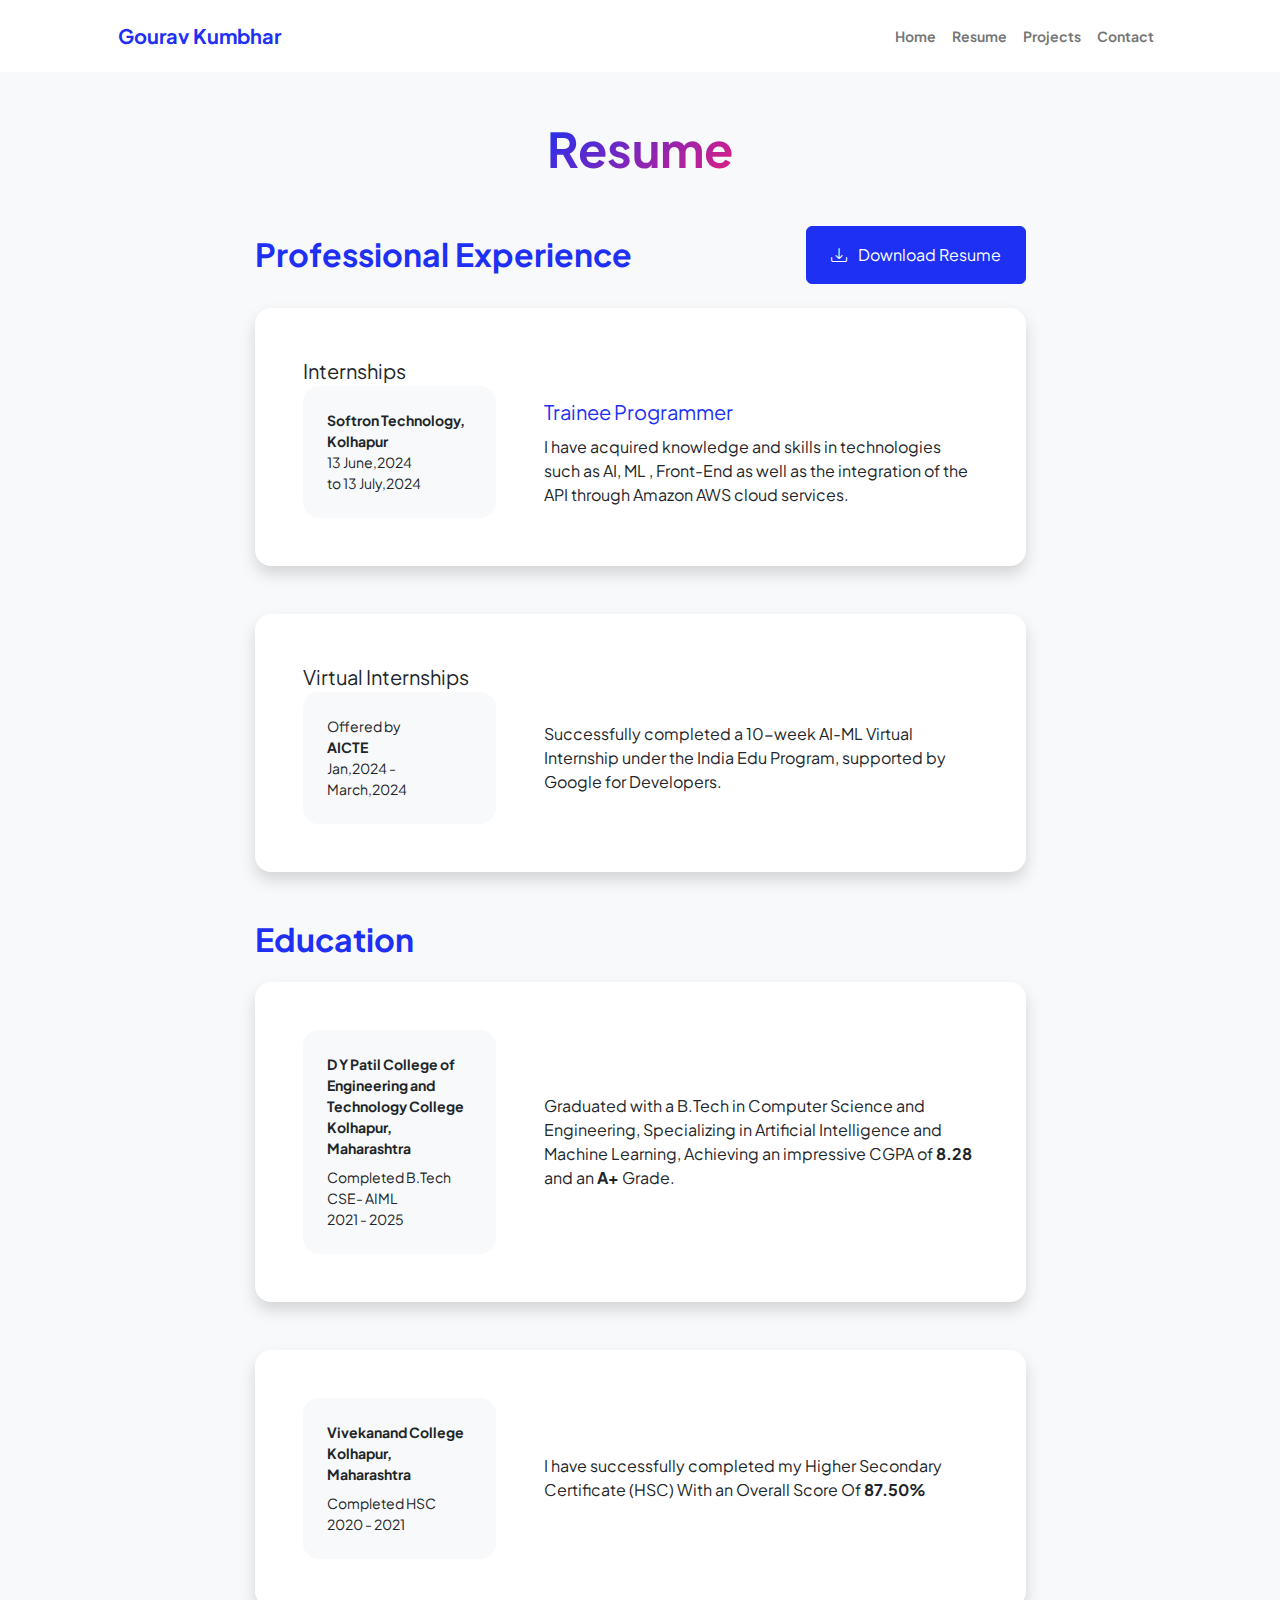
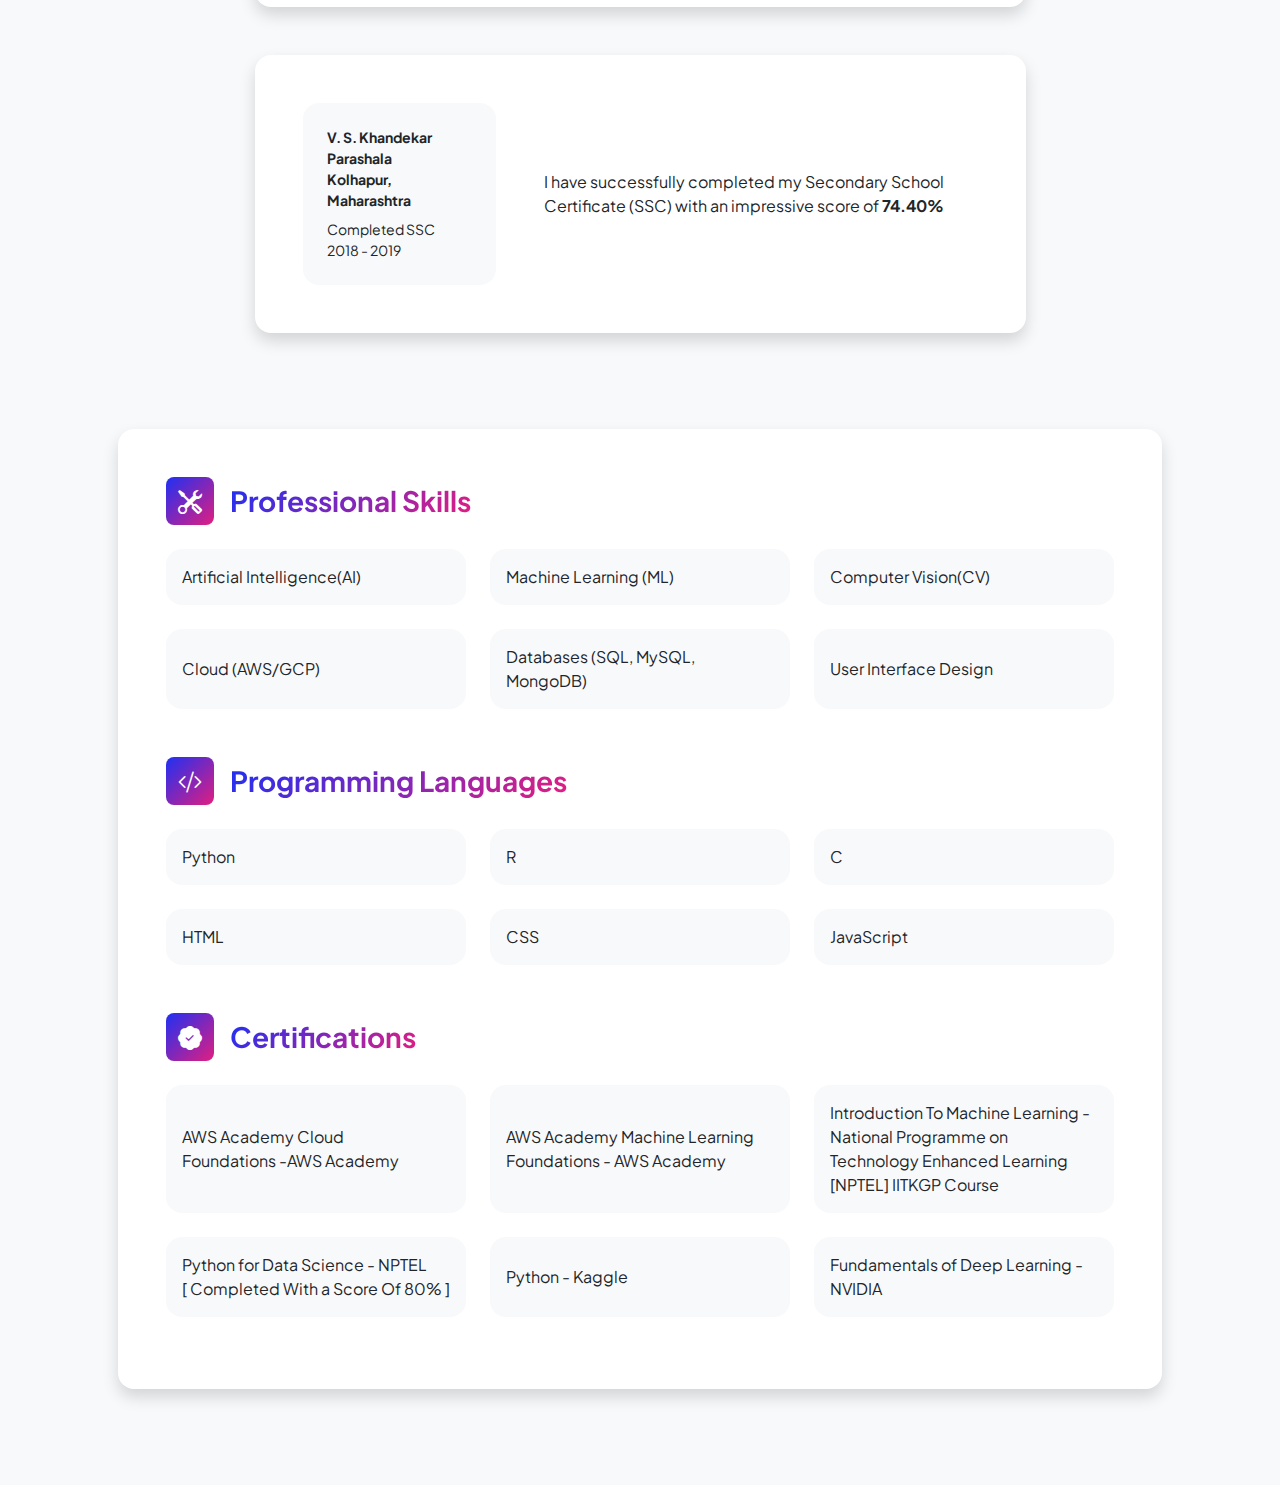
<file: resume.html>
<!DOCTYPE html>
<html lang="en">
    <head>
            
        <title>Look out my Resume</title>
        <!-- Favicon-->
        <link rel="icon" type="image/x-icon" href="assets/favicon.ico" />
        <!-- Custom Google font-->
        <link rel="preconnect" href="https://fonts.googleapis.com" />
        <link rel="preconnect" href="https://fonts.gstatic.com" crossorigin />
        <link href="https://fonts.googleapis.com/css2?family=Plus+Jakarta+Sans:wght@100;200;300;400;500;600;700;800;900&amp;display=swap" rel="stylesheet" />
        <!-- Bootstrap icons-->
        <link href="https://cdn.jsdelivr.net/npm/bootstrap-icons@1.8.1/font/bootstrap-icons.css" rel="stylesheet" />
        <!-- Core theme CSS (includes Bootstrap)-->
        <link href="css/styles.css" rel="stylesheet" />
    </head>
    <body class="d-flex flex-column h-100 bg-light">
        <main class="flex-shrink-0">
            <!-- Navigation-->
            <nav class="navbar navbar-expand-lg navbar-light bg-white py-3">
                <div class="container px-5">
                    <a class="navbar-brand" href="index.html"><span class="fw-bolder text-primary">Gourav Kumbhar</span></a>
                    <button class="navbar-toggler" type="button" data-bs-toggle="collapse" data-bs-target="#navbarSupportedContent" aria-controls="navbarSupportedContent" aria-expanded="false" aria-label="Toggle navigation"><span class="navbar-toggler-icon"></span></button>
                    <div class="collapse navbar-collapse" id="navbarSupportedContent">
                        <ul class="navbar-nav ms-auto mb-2 mb-lg-0 small fw-bolder">
                            <li class="nav-item"><a class="nav-link" href="index.html">Home</a></li>
                            <li class="nav-item"><a class="nav-link" href="resume.html">Resume</a></li>
                            <li class="nav-item"><a class="nav-link" href="projects.html">Projects</a></li>
                            <li class="nav-item"><a class="nav-link" href="contact.html">Contact</a></li>
                        </ul>
                    </div>
                </div>
            </nav>
            <!-- Page Content-->
            <div class="container px-5 my-5">
                <div class="text-center mb-5">
                    <h1 class="display-5 fw-bolder mb-0"><span class="text-gradient d-inline">Resume</span></h1>
                </div>
                <div class="row gx-5 justify-content-center">
                    <div class="col-lg-11 col-xl-9 col-xxl-8">
                        <!-- Experience Section-->
                        <section>
                            <div class="d-flex align-items-center justify-content-between mb-4">
                                <h2 class="text-primary fw-bolder mb-0">Professional Experience</h2>

                                <!-- Download resume button-->                                
                                <a class="btn btn-primary px-4 py-3" href="assets/Gourav Kumbhar.pdf" download>
                                    <div class="d-inline-block bi bi-download me-2"></div>
                                    Download Resume
                                </a>
                            </div>  
                            <!-- Experience Card 1-->
                            <div class="card shadow border-0 rounded-4 mb-5">
                                <div class="card-body p-5">
                                    <div class="row align-items-center gx-5">                                        
                                        <div class="fs-5 text-dark">Internships</div>
                                        <div class="col text-center text-lg-start mb-4 mb-lg-0">
                                            <div class="bg-light p-4 rounded-4">
                                                <!-- <div class="text-primary fw-bolder mb-2">Trainee Programmer</div>                                                 -->
                                                <div class="small fw-bolder">Softron Technology,</div>
                                                <div class="small fw-bolder">Kolhapur</div>
                                                <div class="small fw-normal">13 June,2024 <br>to 13 July,2024</div>
                                            </div>
                                        </div>
                                        <div class="col-lg-8">
                                            <div class="fs-5 text-primary fw-normal mb-2">Trainee Programmer</div> 
                                            <div>I have acquired knowledge and skills in technologies such as AI, ML , Front-End as well as the integration of the API through Amazon AWS cloud services.</div>
                                            
                                        </div>
                                    </div>
                                </div>
                            </div>  
                            
                            <!-- Experience Card 2-->
                            <div class="card shadow border-0 rounded-4 mb-5">
                                <div class="card-body p-5">
                                    <div class="row align-items-center gx-5">
                                        <div class="fs-5 text-dark">Virtual Internships</div>
                                        <div class="col text-center text-lg-start mb-4 mb-lg-0">
                                            <div class="bg-light p-4 rounded-4">                                              
                                                <div class="small fw-normal">Offered by</div>
                                                <div class="small fw-bolder">AICTE</div>
                                                <div class="small fw-normal">Jan,2024 - March,2024 </div>
                                            </div>
                                        </div>
                                        <div class="col-lg-8">
                                            <div>Successfully completed a 10-week AI-ML Virtual Internship under the India Edu Program, supported by Google for Developers.</div>

                                        </div>
                                    </div>
                                </div>
                            </div>
                        </section>

                        <!-- Education Section-->
                        <section>
                            <h2 class="text-primary fw-bolder mb-0">Education</h2>
                            <br>
                            <!-- Education Card 1-->
                            <div class="card shadow border-0 rounded-4 mb-5">
                                <div class="card-body p-5">
                                    <div class="row align-items-center gx-5">
                                        <div class="col text-center text-lg-start mb-4 mb-lg-0">
                                            <div class="bg-light p-4 rounded-4">                                                
                                                <div class="mb-2">
                                                    <div class="small fw-bolder">D Y Patil College of Engineering and Technology College</div>
                                                    <div class="small fw-bolder">Kolhapur, Maharashtra</div>
                                                </div>                                                
                                                <div class="small fw-normal">Completed B.Tech </div>
                                                <div class="small fw-normal">CSE- AIML</div>
                                                <div class="small fw-normal">2021 - 2025</div>                                                
                                            </div>
                                        </div>
                                        <div class="col-lg-8">
                                            <div>Graduated with a B.Tech in Computer Science and Engineering, Specializing in Artificial Intelligence and Machine Learning, Achieving an impressive CGPA of <b>8.28</b> and an <b>A+</b> Grade.</div>
                                        </div>
                                    </div>
                                </div>
                            </div>
                            
                            <!-- Education Card 2-->
                            <div class="card shadow border-0 rounded-4 mb-5">
                                <div class="card-body p-5">
                                    <div class="row align-items-center gx-5">
                                        <div class="col text-center text-lg-start mb-4 mb-lg-0">
                                            <div class="bg-light p-4 rounded-4">                                                
                                                <div class="mb-2">
                                                    <div class="small fw-bolder">Vivekanand College</div>
                                                    <div class="small fw-bolder">Kolhapur, Maharashtra</div>
                                                </div>                                                
                                                <div class="small fw-normal">Completed HSC </div>
                                                <div class="small fw-normal">2020 - 2021</div>                                               
                                            </div>
                                        </div>
                                        <div class="col-lg-8"><div> I have successfully completed my Higher Secondary Certificate (HSC) With an Overall Score Of <b>87.50%</b></div></div>
                                    </div>
                                </div>
                            </div> 
                            <!-- Education Card 3-->
                            <div class="card shadow border-0 rounded-4 mb-5">
                                <div class="card-body p-5">
                                    <div class="row align-items-center gx-5">
                                        <div class="col text-center text-lg-start mb-4 mb-lg-0">
                                            <div class="bg-light p-4 rounded-4">                                                
                                                <div class="mb-2">
                                                    <div class="small fw-bolder">
                                                        V. S. Khandekar Parashala</div>
                                                    <div class="small fw-bolder">Kolhapur, Maharashtra</div>
                                                </div>                                                
                                                <div class="small fw-normal">Completed SSC </div>
                                                <div class="small fw-normal">2018 - 2019 </div>                                               
                                            </div>
                                        </div>
                                        <div class="col-lg-8"><div> I have successfully completed my Secondary School Certificate (SSC) with an impressive score of <b> 74.40%</b></div></div>
                                    </div>                                        
                                    </div>
                            </div>
                        </div>
                        </section>

                        <!-- Divider-->
                        <div class="pb-5"></div>
                        <!-- Skills Section-->
                        <section>
                            <!-- Skillset Card-->
                            <div class="card shadow border-0 rounded-4 mb-5">
                                <div class="card-body p-5">
                                    <!-- Professional skills list-->
                                    <div class="mb-5">
                                        <div class="d-flex align-items-center mb-4">
                                            <div class="feature bg-primary bg-gradient-primary-to-secondary text-white rounded-3 me-3"><i class="bi bi-tools"></i></div>
                                            <h3 class="fw-bolder mb-0"><span class="text-gradient d-inline">Professional Skills</span></h3>
                                        </div>
                                        <div class="row row-cols-1 row-cols-md-3 mb-4">
                                            <div class="col mb-4 mb-md-0"><div class="d-flex align-items-center bg-light rounded-4 p-3 h-100">Artificial Intelligence(AI)</div></div>
                                            <div class="col mb-4 mb-md-0"><div class="d-flex align-items-center bg-light rounded-4 p-3 h-100">Machine Learning (ML)</div></div>
                                            <div class="col"><div class="d-flex align-items-center bg-light rounded-4 p-3 h-100">Computer Vision(CV)</div></div>
                                        </div>
                                        <div class="row row-cols-1 row-cols-md-3">
                                            <div class="col mb-4 mb-md-0"><div class="d-flex align-items-center bg-light rounded-4 p-3 h-100">Cloud (AWS/GCP)</div></div>
                                            <div class="col mb-4 mb-md-0"><div class="d-flex align-items-center bg-light rounded-4 p-3 h-100">Databases (SQL, MySQL, MongoDB)</div></div>
                                            <div class="col"><div class="d-flex align-items-center bg-light rounded-4 p-3 h-100">User Interface Design</div></div>
                                        </div>
                                    </div>

                                    <!-- Programming Languages list-->
                                    <div class="mb-5">
                                        <div class="d-flex align-items-center mb-4">
                                            <div class="feature bg-primary bg-gradient-primary-to-secondary text-white rounded-3 me-3"><i class="bi bi-code-slash"></i></div>
                                            <h3 class="fw-bolder mb-0"><span class="text-gradient d-inline"> Programming Languages</span></h3>
                                        </div>
                                        <div class="row row-cols-1 row-cols-md-3 mb-4">
                                            <div class="col mb-4 mb-md-0"><div class="d-flex align-items-center bg-light rounded-4 p-3 h-100">Python</div></div>
                                            <div class="col mb-4 mb-md-0"><div class="d-flex align-items-center bg-light rounded-4 p-3 h-100">R</div></div>
                                            <div class="col"><div class="d-flex align-items-center bg-light rounded-4 p-3 h-100">C</div></div>
                                        </div>
                                        <div class="row row-cols-1 row-cols-md-3 mb-4">
                                            <div class="col mb-4 mb-md-0"><div class="d-flex align-items-center bg-light rounded-4 p-3 h-100">HTML</div></div>
                                            <div class="col mb-4 mb-md-0"><div class="d-flex align-items-center bg-light rounded-4 p-3 h-100">CSS</div></div>
                                            <div class="col"><div class="d-flex align-items-center bg-light rounded-4 p-3 h-100">JavaScript</div></div>
                                        </div>
                                    </div>

                                    <!-- Languages list-->
                                    <!-- 
                                    <div class="mb-0">
                                        <div class="d-flex align-items-center mb-4">
                                            <div class="feature bg-primary bg-gradient-primary-to-secondary text-white rounded-3 me-3"><i class="bi bi-translate"></i></div>
                                            <h3 class="fw-bolder mb-0"><span class="text-gradient d-inline"> Languages</span></h3>
                                        </div>
                                        <div class="row row-cols-1 row-cols-md-3 mb-4">
                                            <div class="col mb-4 mb-md-0"><div class="d-flex align-items-center bg-light rounded-4 p-3 h-100">English</div></div>
                                            <div class="col mb-4 mb-md-0"><div class="d-flex align-items-center bg-light rounded-4 p-3 h-100">Hindi</div></div>
                                            <div class="col"><div class="d-flex align-items-center bg-light rounded-4 p-3 h-100">Marathi</div></div>
                                        </div>                        
                                    </div>
                                     -->
                                    
                                    <!-- Certification list-->
                                    <div class="mb-0">
                                        <div class="d-flex align-items-center mb-4">
                                            <div class="feature bg-primary bg-gradient-primary-to-secondary text-white rounded-3 me-3"><i class="bi bi-patch-check-fill"></i></div>
                                            <h3 class="fw-bolder mb-0"><span class="text-gradient d-inline"> Certifications</span></h3>
                                        </div>
                                        <div class="row row-cols-1 row-cols-md-3 mb-4">
                                            <div class="col mb-4 mb-md-0"><div class="d-flex align-items-center bg-light rounded-4 p-3 h-100">AWS Academy Cloud <br>Foundations -AWS Academy </div></div>
                                            <div class="col mb-4 mb-md-0"><div class="d-flex align-items-center bg-light rounded-4 p-3 h-100">AWS Academy Machine Learning Foundations - AWS Academy</div></div>
                                            <div class="col"><div class="d-flex align-items-center bg-light rounded-4 p-3 h-100">Introduction To Machine Learning - National Programme on Technology Enhanced Learning [NPTEL] IITKGP Course </div></div>
                                        </div>
                                        <div class="row row-cols-1 row-cols-md-3 mb-4">
                                            <div class="col mb-4 mb-md-0"><div class="d-flex align-items-center bg-light rounded-4 p-3 h-100">Python for Data Science - NPTEL<br>[ Completed With a Score Of 80% ]</div></div>
                                            <div class="col mb-4 mb-md-0"><div class="d-flex align-items-center bg-light rounded-4 p-3 h-100">Python - Kaggle</div></div>
                                            <div class="col"><div class="d-flex align-items-center bg-light rounded-4 p-3 h-100"> Fundamentals of Deep Learning - NVIDIA</div></div>
                                        </div>                         
                                    </div>
                                </div>
                            </div>
                        </section>
                    </div>
                </div>
            </div>
        </main>

        <!-- Footer
        <footer class="bg-white py-4 mt-auto">
            <div class="container px-5">
                <div class="row align-items-center justify-content-between flex-column flex-sm-row">
                    <div class="col-auto"><div class="small m-0">Copyright &copy; Your Website 2023</div></div>
                    <div class="col-auto">
                        <a class="small" href="#!">Privacy</a>
                        <span class="mx-1">&middot;</span>
                        <a class="small" href="#!">Terms</a>
                        <span class="mx-1">&middot;</span>
                        <a class="small" href="#!">Contact</a>
                    </div>
                </div>
            </div>
        </footer> -->
        
        <!-- Bootstrap core JS-->
        <script src="https://cdn.jsdelivr.net/npm/bootstrap@5.2.3/dist/js/bootstrap.bundle.min.js"></script>
        <!-- Core theme JS-->
        <script src="js/scripts.js"></script>
    </body>
</html>
</file>
